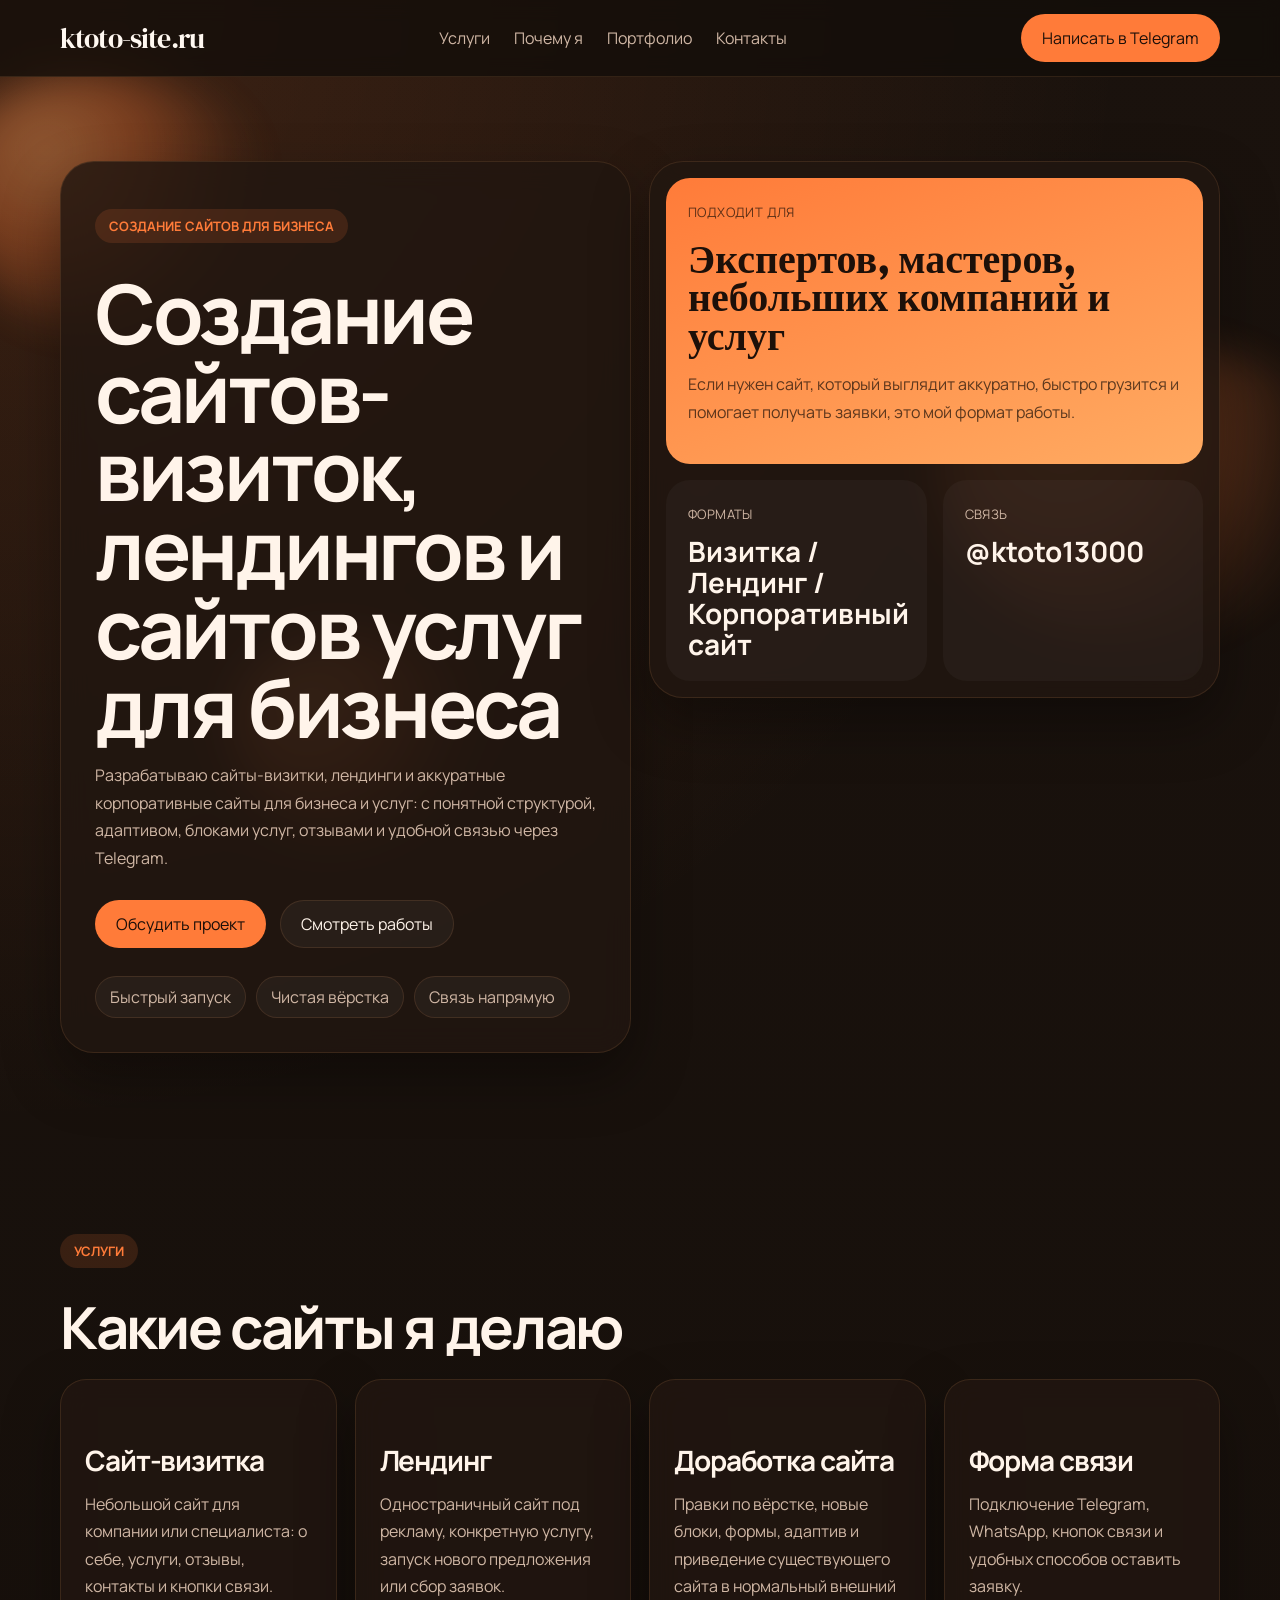
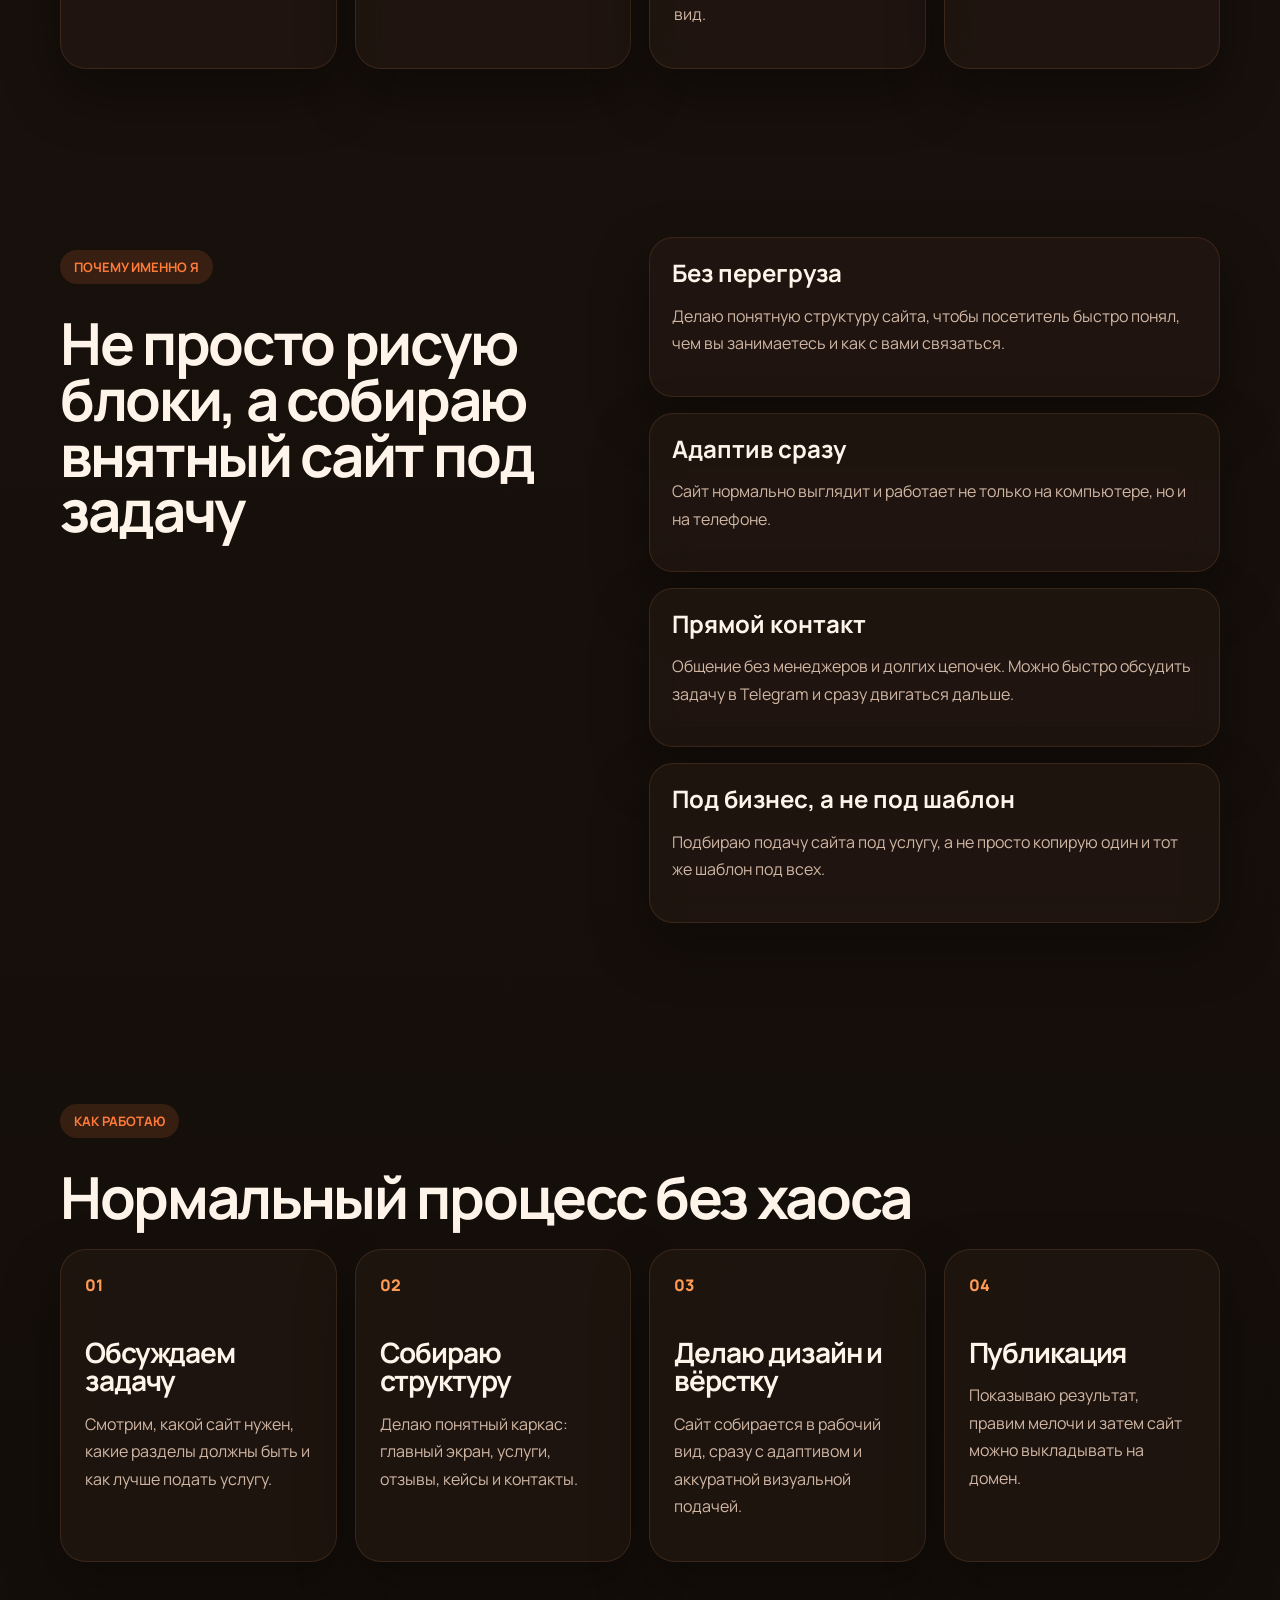
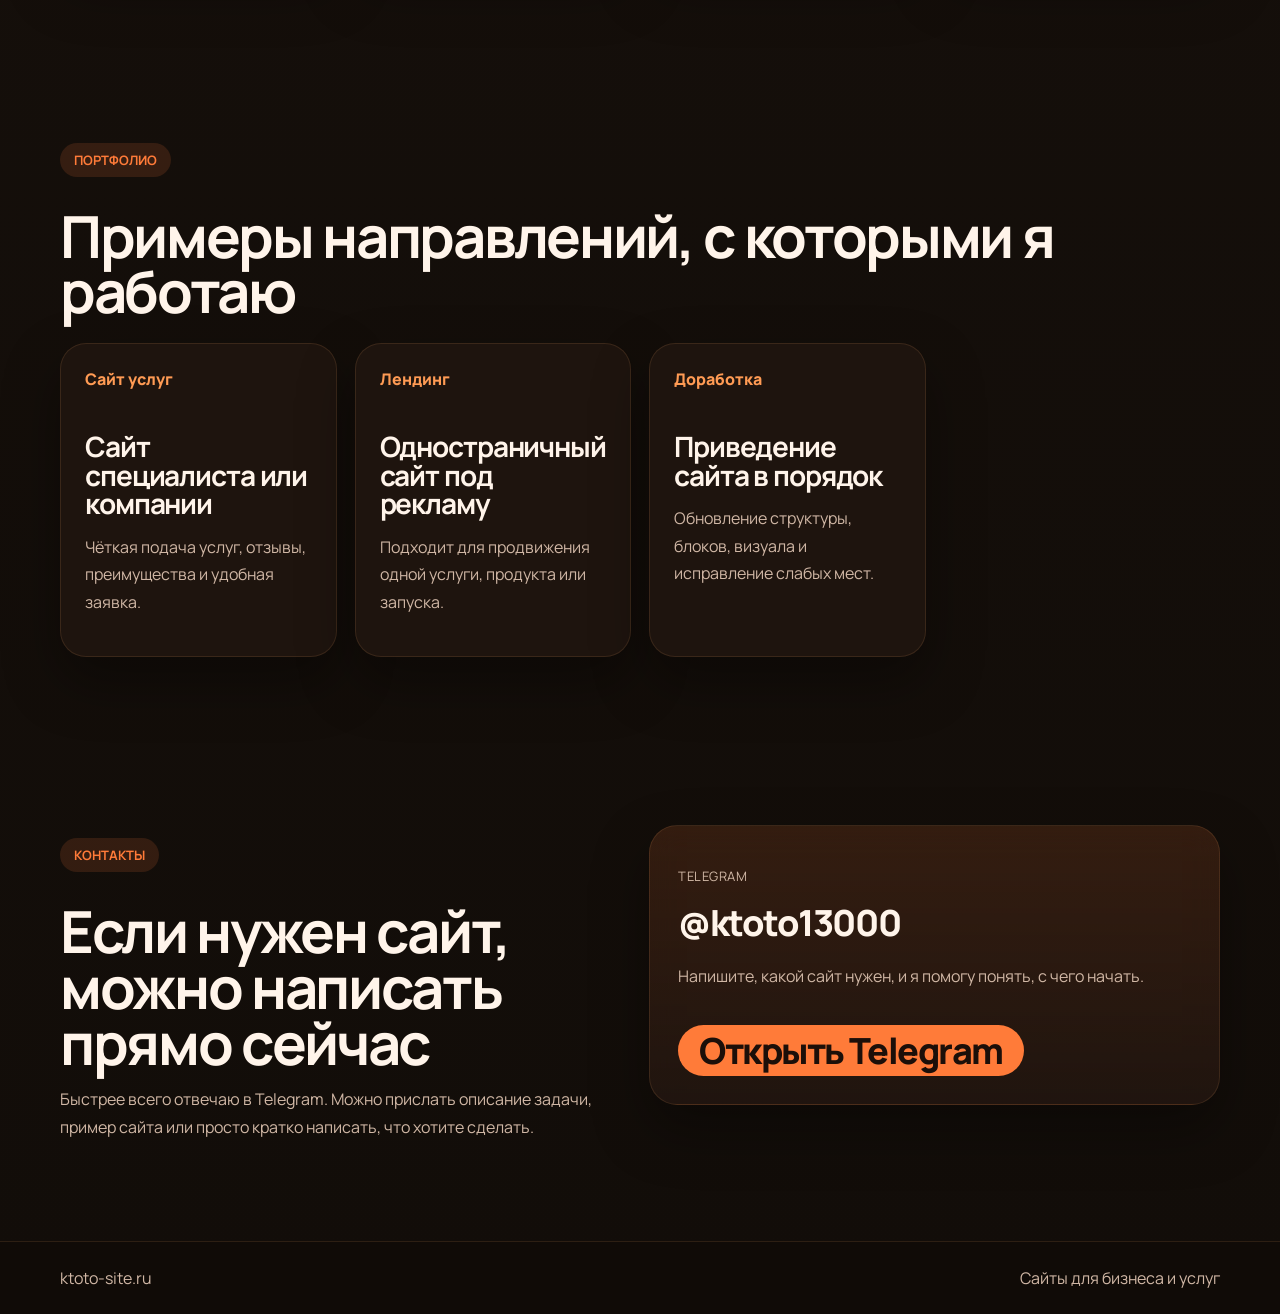
<file: index.html>
<!DOCTYPE html>
<html lang="ru">
  <head>
    <meta charset="UTF-8" />
    <meta name="viewport" content="width=device-width, initial-scale=1.0" />
    <title>Создание сайтов для бизнеса | Сайты-визитки, лендинги, доработка сайтов</title>
    <meta
      name="description"
      content="Создание сайтов-визиток, лендингов и доработка сайтов для бизнеса. Адаптивная верстка, сайты услуг, корпоративные сайты и связь через Telegram."
    />
    <link rel="preconnect" href="https://fonts.googleapis.com" />
    <link rel="preconnect" href="https://fonts.gstatic.com" crossorigin />
    <link
      href="https://fonts.googleapis.com/css2?family=Manrope:wght@400;500;600;700;800&family=DM+Serif+Display:ital@0;1&display=swap"
      rel="stylesheet"
    />
    <link rel="stylesheet" href="styles.css" />
  </head>
  <body>
    <div class="bg-orbs" aria-hidden="true">
      <span class="bg-orb bg-orb--one"></span>
      <span class="bg-orb bg-orb--two"></span>
      <span class="bg-orb bg-orb--three"></span>
    </div>
    <header class="site-header">
      <div class="container topbar">
        <a class="brand" href="#top">ktoto-site.ru</a>
        <nav class="nav">
          <a href="#services">Услуги</a>
          <a href="#benefits">Почему я</a>
          <a href="#portfolio">Портфолио</a>
          <a href="#contacts">Контакты</a>
        </nav>
        <a class="topbar__button" href="https://t.me/ktoto13000" target="_blank" rel="noreferrer">
          Написать в Telegram
        </a>
      </div>
    </header>

    <main id="top">
      <section class="hero">
        <div class="container hero__layout">
          <div class="hero__content">
            <p class="eyebrow">Создание сайтов для бизнеса</p>
            <h1>Создание сайтов-визиток, лендингов и сайтов услуг для бизнеса</h1>
            <p class="hero__text">
              Разрабатываю сайты-визитки, лендинги и аккуратные корпоративные
              сайты для бизнеса и услуг: с понятной структурой, адаптивом,
              блоками услуг, отзывами и удобной связью через Telegram.
            </p>
            <div class="hero__actions">
              <a class="button button--solid" href="#contacts">Обсудить проект</a>
              <a class="button button--ghost" href="#portfolio">Смотреть работы</a>
            </div>
            <div class="hero__meta">
              <span>Быстрый запуск</span>
              <span>Чистая вёрстка</span>
              <span>Связь напрямую</span>
            </div>
          </div>

          <div class="hero__panel">
            <article class="hero-card hero-card--accent">
              <span class="hero-card__label">Подходит для</span>
              <h2>Экспертов, мастеров, небольших компаний и услуг</h2>
              <p>
                Если нужен сайт, который выглядит аккуратно, быстро грузится и
                помогает получать заявки, это мой формат работы.
              </p>
            </article>
            <article class="hero-card">
              <span class="hero-card__label">Форматы</span>
              <strong>Визитка / Лендинг / Корпоративный сайт</strong>
            </article>
            <article class="hero-card">
              <span class="hero-card__label">Связь</span>
              <strong>@ktoto13000</strong>
            </article>
          </div>
        </div>
      </section>

      <section class="services" id="services">
        <div class="container">
          <div class="section-head">
            <p class="eyebrow">Услуги</p>
            <h2>Какие сайты я делаю</h2>
          </div>
          <div class="service-grid">
            <article class="service-card">
              <h3>Сайт-визитка</h3>
              <p>
                Небольшой сайт для компании или специалиста: о себе, услуги,
                отзывы, контакты и кнопки связи.
              </p>
            </article>
            <article class="service-card">
              <h3>Лендинг</h3>
              <p>
                Одностраничный сайт под рекламу, конкретную услугу, запуск
                нового предложения или сбор заявок.
              </p>
            </article>
            <article class="service-card">
              <h3>Доработка сайта</h3>
              <p>
                Правки по вёрстке, новые блоки, формы, адаптив и приведение
                существующего сайта в нормальный внешний вид.
              </p>
            </article>
            <article class="service-card">
              <h3>Форма связи</h3>
              <p>
                Подключение Telegram, WhatsApp, кнопок связи и удобных способов
                оставить заявку.
              </p>
            </article>
          </div>
        </div>
      </section>

      <section class="benefits" id="benefits">
        <div class="container benefits__layout">
          <div class="section-head section-head--left">
            <p class="eyebrow">Почему именно я</p>
            <h2>Не просто рисую блоки, а собираю внятный сайт под задачу</h2>
          </div>
          <div class="benefit-list">
            <article class="benefit-item">
              <strong>Без перегруза</strong>
              <p>
                Делаю понятную структуру сайта, чтобы посетитель быстро понял,
                чем вы занимаетесь и как с вами связаться.
              </p>
            </article>
            <article class="benefit-item">
              <strong>Адаптив сразу</strong>
              <p>
                Сайт нормально выглядит и работает не только на компьютере, но и
                на телефоне.
              </p>
            </article>
            <article class="benefit-item">
              <strong>Прямой контакт</strong>
              <p>
                Общение без менеджеров и долгих цепочек. Можно быстро обсудить
                задачу в Telegram и сразу двигаться дальше.
              </p>
            </article>
            <article class="benefit-item">
              <strong>Под бизнес, а не под шаблон</strong>
              <p>
                Подбираю подачу сайта под услугу, а не просто копирую один и тот
                же шаблон под всех.
              </p>
            </article>
          </div>
        </div>
      </section>

      <section class="process">
        <div class="container">
          <div class="section-head">
            <p class="eyebrow">Как работаю</p>
            <h2>Нормальный процесс без хаоса</h2>
          </div>
          <div class="process-grid">
            <article class="process-step">
              <span>01</span>
              <h3>Обсуждаем задачу</h3>
              <p>Смотрим, какой сайт нужен, какие разделы должны быть и как лучше подать услугу.</p>
            </article>
            <article class="process-step">
              <span>02</span>
              <h3>Собираю структуру</h3>
              <p>Делаю понятный каркас: главный экран, услуги, отзывы, кейсы и контакты.</p>
            </article>
            <article class="process-step">
              <span>03</span>
              <h3>Делаю дизайн и вёрстку</h3>
              <p>Сайт собирается в рабочий вид, сразу с адаптивом и аккуратной визуальной подачей.</p>
            </article>
            <article class="process-step">
              <span>04</span>
              <h3>Публикация</h3>
              <p>Показываю результат, правим мелочи и затем сайт можно выкладывать на домен.</p>
            </article>
          </div>
        </div>
      </section>

      <section class="portfolio" id="portfolio">
        <div class="container">
          <div class="section-head">
            <p class="eyebrow">Портфолио</p>
            <h2>Примеры направлений, с которыми я работаю</h2>
          </div>
          <div class="portfolio-grid">
            <article class="portfolio-card">
              <span>Сайт услуг</span>
              <h3>Сайт специалиста или компании</h3>
              <p>Чёткая подача услуг, отзывы, преимущества и удобная заявка.</p>
            </article>
            <article class="portfolio-card">
              <span>Лендинг</span>
              <h3>Одностраничный сайт под рекламу</h3>
              <p>Подходит для продвижения одной услуги, продукта или запуска.</p>
            </article>
            <article class="portfolio-card">
              <span>Доработка</span>
              <h3>Приведение сайта в порядок</h3>
              <p>Обновление структуры, блоков, визуала и исправление слабых мест.</p>
            </article>
          </div>
        </div>
      </section>

      <section class="contacts" id="contacts">
        <div class="container contacts__layout">
          <div class="section-head section-head--left">
            <p class="eyebrow">Контакты</p>
            <h2>Если нужен сайт, можно написать прямо сейчас</h2>
            <p class="contacts__text">
              Быстрее всего отвечаю в Telegram. Можно прислать описание задачи,
              пример сайта или просто кратко написать, что хотите сделать.
            </p>
          </div>
          <div class="contact-card">
            <p class="contact-card__title">Telegram</p>
            <a href="https://t.me/ktoto13000" target="_blank" rel="noreferrer">@ktoto13000</a>
            <p class="contact-card__note">Напишите, какой сайт нужен, и я помогу понять, с чего начать.</p>
            <a class="button button--solid contact-card__button" href="https://t.me/ktoto13000" target="_blank" rel="noreferrer">
              Открыть Telegram
            </a>
          </div>
        </div>
      </section>
    </main>

    <footer class="site-footer">
      <div class="container footer-row">
        <p>ktoto-site.ru</p>
        <p>Сайты для бизнеса и услуг</p>
      </div>
    </footer>
  </body>
</html>
</file>
<file: styles.css>
:root {
  --bg: #120d09;
  --surface: rgba(34, 22, 16, 0.82);
  --surface-soft: rgba(57, 34, 24, 0.9);
  --text: #fff4ea;
  --muted: #d0b7a5;
  --line: rgba(255, 173, 109, 0.12);
  --accent: #ff7b39;
  --accent-soft: rgba(255, 123, 57, 0.14);
  --warm: #ff9b54;
  --shadow: 0 24px 56px rgba(0, 0, 0, 0.34);
}

* {
  box-sizing: border-box;
}

html {
  scroll-behavior: smooth;
}

body {
  margin: 0;
  font-family: "Manrope", sans-serif;
  color: var(--text);
  background:
    radial-gradient(circle at top left, rgba(255, 123, 57, 0.16), transparent 24%),
    linear-gradient(180deg, #1a120d 0%, var(--bg) 100%);
  overflow-x: hidden;
}

.bg-orbs {
  position: fixed;
  inset: 0;
  pointer-events: none;
  overflow: hidden;
  z-index: 0;
}

.bg-orb {
  position: absolute;
  filter: blur(20px);
  opacity: 0.46;
  background:
    radial-gradient(circle at 30% 30%, rgba(255, 163, 95, 0.95) 0%, rgba(255, 123, 57, 0.72) 32%, rgba(255, 123, 57, 0.18) 62%, transparent 78%);
  border-radius: 43% 57% 55% 45% / 41% 39% 61% 59%;
  animation: blobFlow 18s linear infinite;
  will-change: transform;
}

.bg-orb--one {
  top: 8%;
  left: -4%;
  width: 320px;
  height: 260px;
  animation-delay: 0s;
}

.bg-orb--two {
  top: 38%;
  right: -6%;
  width: 420px;
  height: 300px;
  animation-duration: 22s;
  animation-delay: -4s;
}

.bg-orb--three {
  bottom: 6%;
  left: 18%;
  width: 260px;
  height: 210px;
  animation-duration: 26s;
  animation-delay: -2s;
}

a {
  color: inherit;
  text-decoration: none;
}

.container {
  width: min(1160px, calc(100% - 32px));
  margin: 0 auto;
}

.site-header {
  position: sticky;
  top: 0;
  z-index: 20;
  backdrop-filter: blur(10px);
  background: rgba(18, 13, 9, 0.78);
  border-bottom: 1px solid var(--line);
}

.topbar {
  min-height: 76px;
  display: flex;
  align-items: center;
  justify-content: space-between;
  gap: 18px;
}

.brand {
  font-family: "DM Serif Display", serif;
  font-size: 28px;
  letter-spacing: -0.03em;
  color: #fff8f1;
}

.nav {
  display: flex;
  gap: 24px;
  color: var(--muted);
}

.topbar__button,
.button {
  display: inline-flex;
  align-items: center;
  justify-content: center;
  min-height: 48px;
  padding: 0 20px;
  border-radius: 999px;
  border: 1px solid transparent;
  transition: transform 0.2s ease, opacity 0.2s ease, border-color 0.2s ease;
}

.topbar__button:hover,
.button:hover {
  transform: translateY(-1px);
}

.topbar__button,
.button--solid {
  background: var(--accent);
  color: #1c0f09;
}

.button--ghost {
  background: rgba(255, 255, 255, 0.04);
  color: var(--text);
  border-color: var(--line);
}

.hero,
.services,
.benefits,
.process,
.portfolio,
.contacts {
  padding: 84px 0;
}

.hero__layout,
.benefits__layout,
.contacts__layout {
  display: grid;
  grid-template-columns: 1fr 1fr;
  gap: 18px;
  align-items: start;
}

.hero__content,
.hero__panel,
.service-card,
.benefit-item,
.process-step,
.portfolio-card,
.contact-card {
  background: var(--surface);
  border: 1px solid var(--line);
  box-shadow: var(--shadow);
  backdrop-filter: blur(14px);
}

.hero__content {
  padding: 34px;
  border-radius: 34px;
}

.eyebrow {
  display: inline-flex;
  padding: 8px 14px;
  border-radius: 999px;
  background: var(--accent-soft);
  color: var(--accent);
  font-size: 13px;
  font-weight: 700;
  text-transform: uppercase;
}

.hero__content h1,
.section-head h2 {
  margin: 18px 0 14px;
  line-height: 0.96;
  letter-spacing: -0.04em;
}

.hero__content h1 {
  max-width: 10ch;
  font-size: clamp(46px, 7vw, 82px);
}

.hero__text,
.hero-card p,
.service-card p,
.benefit-item p,
.process-step p,
.portfolio-card p,
.contacts__text,
.contact-card__note {
  color: var(--muted);
  line-height: 1.72;
}

.hero__actions {
  display: flex;
  flex-wrap: wrap;
  gap: 14px;
  margin-top: 28px;
}

.hero__meta {
  display: flex;
  flex-wrap: wrap;
  gap: 10px;
  margin-top: 28px;
}

.hero__meta span {
  display: inline-flex;
  padding: 9px 14px;
  border-radius: 999px;
  background: rgba(255, 255, 255, 0.04);
  border: 1px solid var(--line);
  color: var(--muted);
}

.hero__panel {
  display: grid;
  grid-template-columns: repeat(2, minmax(0, 1fr));
  gap: 16px;
  padding: 16px;
  border-radius: 34px;
}

.hero-card {
  padding: 22px;
  border-radius: 24px;
  background: rgba(255, 255, 255, 0.03);
}

.hero-card--accent {
  grid-column: span 2;
  min-height: 250px;
  background: linear-gradient(160deg, #ff7b39 0%, #ffab62 100%);
  color: #1d1009;
}

.hero-card--accent .hero-card__label,
.hero-card--accent p {
  color: rgba(29, 16, 9, 0.72);
}

.hero-card--accent h2 {
  margin: 18px 0 12px;
  font-family: "DM Serif Display", serif;
  font-size: 40px;
  line-height: 0.96;
}

.hero-card__label {
  color: var(--muted);
  font-size: 13px;
  text-transform: uppercase;
  letter-spacing: 0.03em;
}

.hero-card strong {
  display: block;
  margin-top: 12px;
  font-size: 28px;
  line-height: 1.1;
}

.section-head {
  margin-bottom: 24px;
}

.section-head--left {
  margin-bottom: 0;
}

.section-head h2 {
  font-size: clamp(34px, 5vw, 58px);
}

.service-grid,
.process-grid,
.portfolio-grid {
  display: grid;
  grid-template-columns: repeat(4, minmax(0, 1fr));
  gap: 18px;
}

.service-card,
.process-step,
.portfolio-card {
  min-height: 220px;
  padding: 24px;
  border-radius: 26px;
}

.service-card h3,
.process-step h3,
.portfolio-card h3 {
  margin: 42px 0 10px;
  font-size: 28px;
  line-height: 1.02;
  letter-spacing: -0.04em;
}

.benefit-list {
  display: grid;
  gap: 16px;
}

.benefit-item {
  padding: 22px;
  border-radius: 24px;
}

.benefit-item strong {
  display: block;
  margin-bottom: 10px;
  font-size: 24px;
  line-height: 1.1;
}

.process-step span,
.portfolio-card span {
  color: var(--warm);
  font-weight: 800;
}

.contact-card {
  padding: 28px;
  border-radius: 28px;
  background: linear-gradient(180deg, rgba(255, 123, 57, 0.14) 0%, rgba(34, 22, 16, 0.88) 100%);
}

.contact-card__title {
  color: var(--muted);
  text-transform: uppercase;
  font-size: 13px;
  letter-spacing: 0.04em;
}

.contact-card a {
  font-size: 36px;
  font-weight: 800;
  letter-spacing: -0.04em;
}

.contact-card__button {
  margin-top: 18px;
}

.site-footer {
  border-top: 1px solid var(--line);
  background: rgba(16, 11, 8, 0.72);
}

.footer-row {
  min-height: 72px;
  display: flex;
  align-items: center;
  justify-content: space-between;
  gap: 12px;
  color: var(--muted);
}

@keyframes blobFlow {
  0% {
    transform: translate3d(0, 0, 0) scale(1) rotate(0deg);
  }
  25% {
    transform: translate3d(22px, -10px, 0) scale(1.03) rotate(2deg);
  }
  50% {
    transform: translate3d(44px, 8px, 0) scale(1.06) rotate(4deg);
  }
  75% {
    transform: translate3d(66px, -6px, 0) scale(1.04) rotate(2deg);
  }
  100% {
    transform: translate3d(88px, 12px, 0) scale(1) rotate(0deg);
  }
}

@media (max-width: 980px) {
  .hero__layout,
  .benefits__layout,
  .contacts__layout,
  .service-grid,
  .process-grid,
  .portfolio-grid {
    grid-template-columns: repeat(2, minmax(0, 1fr));
  }

  .nav {
    display: none;
  }
}

@media (max-width: 720px) {
  .hero,
  .services,
  .benefits,
  .process,
  .portfolio,
  .contacts {
    padding: 62px 0;
  }

  .hero__layout,
  .benefits__layout,
  .contacts__layout,
  .service-grid,
  .process-grid,
  .portfolio-grid,
  .hero__panel {
    grid-template-columns: 1fr;
  }

  .hero-card--accent {
    grid-column: auto;
  }

  .hero__content h1 {
    max-width: none;
  }

  .footer-row {
    flex-direction: column;
    align-items: flex-start;
    justify-content: center;
    padding: 18px 0;
  }

  .topbar {
    min-height: 68px;
  }

  .topbar__button {
    display: none;
  }
}
</file>
